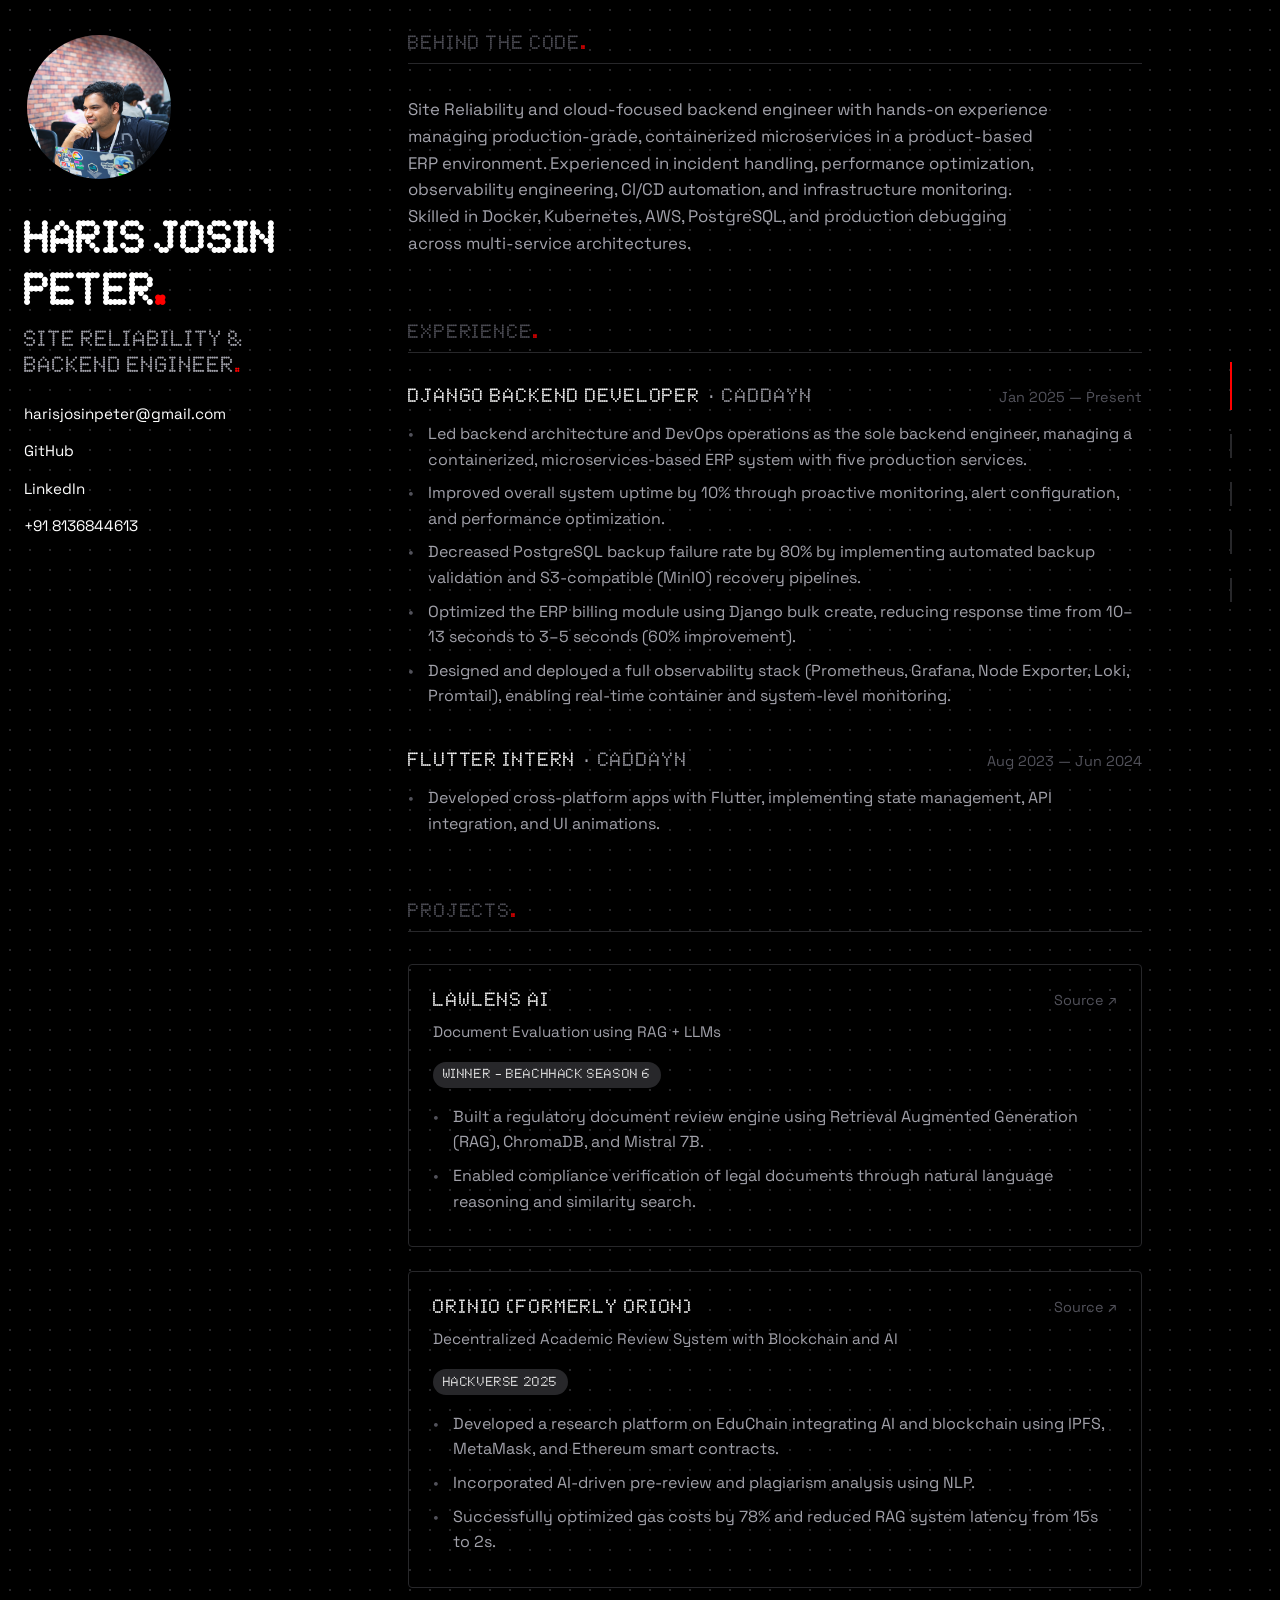
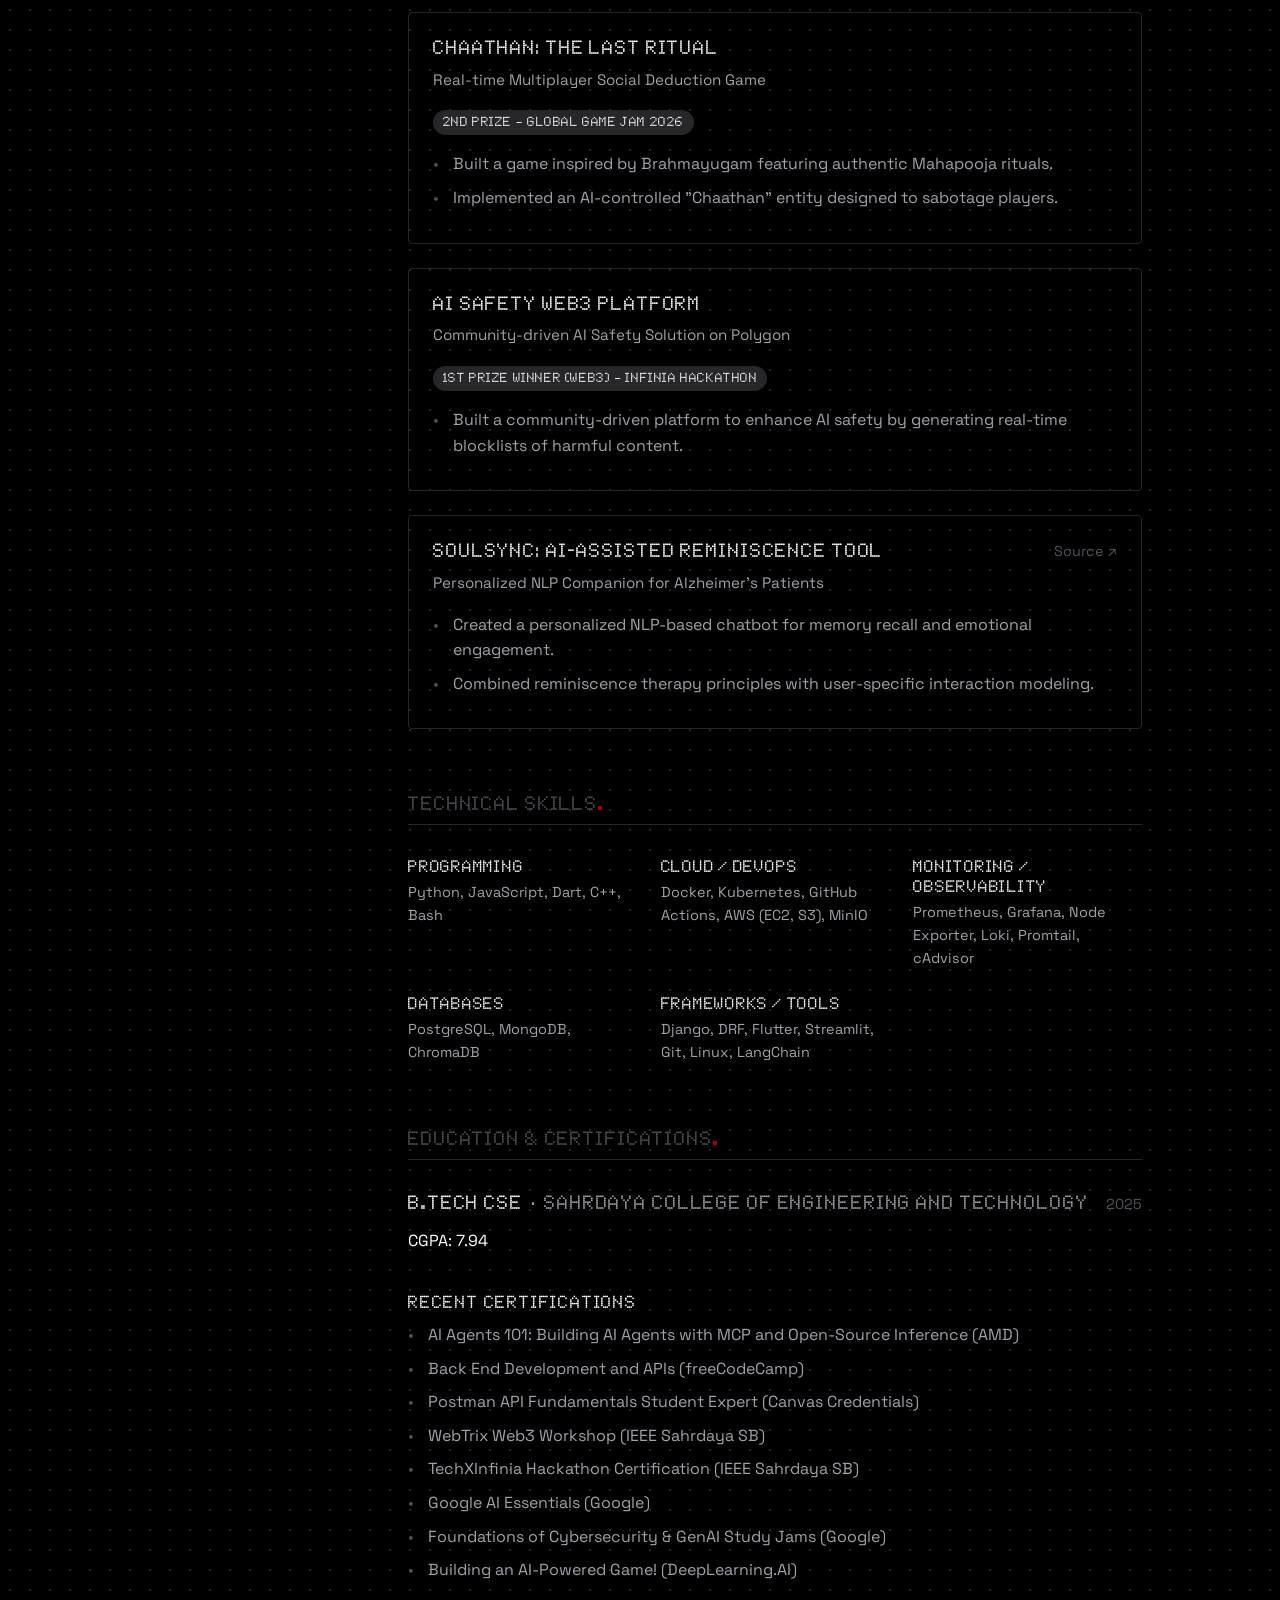
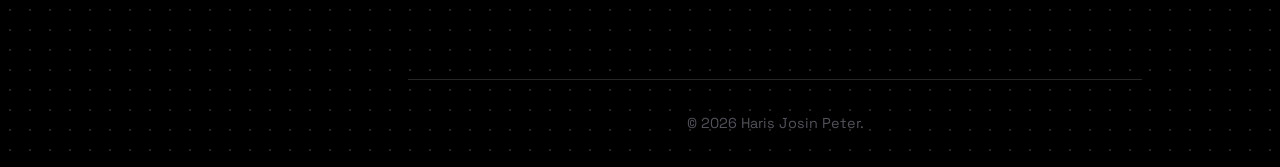
<file: index.html>
<!DOCTYPE html>
<html lang="en">

<head>
  <meta charset="UTF-8">
  <meta name="viewport" content="width=device-width, initial-scale=1.0">
  <title>Haris Josin Peter - Site Reliability & Backend Engineer</title>
  <meta name="description"
    content="Portfolio of Haris Josin Peter, Site Reliability and cloud-focused backend engineer, specializing in Django, Go, and DevOps.">
  <link rel="canonical" href="https://haris-peter.github.io/">
  <meta http-equiv="X-Content-Type-Options" content="nosniff">
  <link rel="icon" href="assets/logo.png" type="image/png">

  <!-- Open Graph -->
  <meta property="og:title" content="Haris Josin Peter - Site Reliability & Backend Engineer">
  <meta property="og:description" content="Portfolio of Haris Josin Peter, Site Reliability and cloud-focused backend engineer, specializing in Django, Go, and DevOps.">
  <meta property="og:image" content="https://haris-peter.github.io/assets/profile.png">
  <meta property="og:image:width" content="1200">
  <meta property="og:image:height" content="630">
  <meta property="og:url" content="https://haris-peter.github.io/">
  <meta name="twitter:card" content="summary_large_image">

  <!-- Google Fonts & Preconnects -->
  <link rel="preconnect" href="https://fonts.googleapis.com">
  <link rel="preconnect" href="https://fonts.gstatic.com" crossorigin>
  <link rel="preconnect" href="https://www.googletagmanager.com">
  <link href="https://fonts.googleapis.com/css2?family=Space+Grotesk:wght@300;400;500;600;700&display=swap"
    rel="stylesheet">
  <link rel="stylesheet" href="styles.css">

  <!-- Google tag (gtag.js) -->
  <script async src="https://www.googletagmanager.com/gtag/js?id=G-CK5GZ68Q6C"></script>
  <script>
    window.dataLayer = window.dataLayer || [];
    function gtag() { dataLayer.push(arguments); }
    gtag('js', new Date());

    gtag('config', 'G-CK5GZ68Q6C');
  </script>

  <!-- JSON-LD Structured Data -->
  <script type="application/ld+json">
  {
    "@context": "https://schema.org",
    "@type": "Person",
    "name": "Haris Josin Peter",
    "url": "https://haris-peter.github.io/",
    "jobTitle": "Site Reliability & Backend Engineer",
    "sameAs": [
      "https://github.com/haris-peter",
      "https://www.linkedin.com/in/haris-peter-021748234/"
    ]
  }
  </script>
</head>

<body>
  <!-- Accessibility Skip Link -->
  <a href="#main" class="skip-link sr-only">Skip to content</a>

  <div class="layout">
    <!-- Master Pane (Sidebar) -->
    <aside class="master">
      <header class="hero">
        <img src="assets/profile.png" alt="Haris Josin Peter" class="profile-img" width="140" height="140">
        <h1 class="name">Haris Josin Peter</h1>
        <h2 class="role">Site Reliability & Backend Engineer</h2>
        <div class="contact-links">
          <a href="mailto:harisjosinpeter@gmail.com" class="contact-link">harisjosinpeter@gmail.com</a>
          <a href="https://github.com/haris-peter" target="_blank" rel="noopener noreferrer"
            class="contact-link">GitHub</a>
          <a href="https://www.linkedin.com/in/haris-peter-021748234/" target="_blank" rel="noopener noreferrer"
            class="contact-link">LinkedIn</a>
          <span class="contact-link">+91 8136844613</span>
        </div>
      </header>
    </aside>

    <!-- Details Pane (Main Content) -->
    <main class="details">

      <!-- About / Objective Section -->
      <section id="about" class="section">
        <h3 class="section-title">Behind the Code</h3>
        <p class="objective">
          Site Reliability and cloud-focused backend engineer with hands-on experience managing production-grade,
          containerized microservices in a product-based ERP environment. Experienced in incident handling, performance
          optimization, observability engineering, CI/CD automation, and infrastructure monitoring. Skilled in Docker,
          Kubernetes, AWS, PostgreSQL, and production debugging across multi-service architectures.
        </p>
      </section>

      <!-- Experience Section -->
      <section id="experience" class="section">
        <h3 class="section-title">Experience</h3>

        <div class="item">
          <div class="item-header">
            <h4 class="item-title">Django Backend Developer <span class="accent">· Caddayn</span></h4>
            <span class="item-date">Jan 2025 — Present</span>
          </div>
          <ul class="item-list">
            <li>Led backend architecture and DevOps operations as the sole backend engineer, managing a containerized,
              microservices-based ERP system with five production services.</li>
            <li>Improved overall system uptime by 10% through proactive monitoring, alert configuration, and performance
              optimization.</li>
            <li>Decreased PostgreSQL backup failure rate by 80% by implementing automated backup validation and
              S3-compatible (MinIO) recovery pipelines.</li>
            <li>Optimized the ERP billing module using Django bulk create, reducing response time from 10–13 seconds to
              3–5 seconds (60% improvement).</li>
            <li>Designed and deployed a full observability stack (Prometheus, Grafana, Node Exporter, Loki, Promtail),
              enabling real-time container and system-level monitoring.</li>
          </ul>
        </div>

        <div class="item">
          <div class="item-header">
            <h4 class="item-title">Flutter Intern <span class="accent">· Caddayn</span></h4>
            <span class="item-date">Aug 2023 — Jun 2024</span>
          </div>
          <ul class="item-list">
            <li>Developed cross-platform apps with Flutter, implementing state management, API integration, and UI
              animations.</li>
          </ul>
        </div>
      </section>

      <!-- Projects Section -->
      <section id="projects" class="section">
        <h3 class="section-title">Projects</h3>

        <div class="project-card">
          <div class="project-header">
            <h4 class="project-title">LawLens AI</h4>
            <a href="https://github.com/Joeljaison391/LawLens-AI" target="_blank" rel="noopener noreferrer"
              class="project-link" aria-label="View LawLens AI source code">Source ↗</a>
          </div>
          <p class="project-desc">Document Evaluation using RAG + LLMs</p>
          <div class="project-badges">
            <span class="badge">Winner – BeachHack Season 6</span>
          </div>
          <ul class="item-list">
            <li>Built a regulatory document review engine using Retrieval Augmented Generation (RAG), ChromaDB, and
              Mistral 7B.</li>
            <li>Enabled compliance verification of legal documents through natural language reasoning and similarity
              search.</li>
          </ul>
        </div>

        <div class="project-card">
          <div class="project-header">
            <h4 class="project-title">Orinio (formerly Orion)</h4>
            <a href="http://github.com/parthavpovil/orion-web" target="_blank" rel="noopener noreferrer"
              class="project-link" aria-label="View Orinio source code">Source ↗</a>
          </div>
          <p class="project-desc">Decentralized Academic Review System with Blockchain and AI</p>
          <div class="project-badges">
            <span class="badge">HackVerse 2025</span>
          </div>
          <ul class="item-list">
            <li>Developed a research platform on EduChain integrating AI and blockchain using IPFS, MetaMask, and
              Ethereum smart contracts.</li>
            <li>Incorporated AI-driven pre-review and plagiarism analysis using NLP.</li>
            <li>Successfully optimized gas costs by 78% and reduced RAG system latency from 15s to 2s.</li>
          </ul>
        </div>

        <div class="project-card">
          <div class="project-header">
            <h4 class="project-title">Chaathan: The Last Ritual</h4>
          </div>
          <p class="project-desc">Real-time Multiplayer Social Deduction Game</p>
          <div class="project-badges">
            <span class="badge">2nd Prize – Global Game Jam 2026</span>
          </div>
          <ul class="item-list">
            <li>Built a game inspired by Brahmayugam featuring authentic Mahapooja rituals.</li>
            <li>Implemented an AI-controlled "Chaathan" entity designed to sabotage players.</li>
          </ul>
        </div>

        <div class="project-card">
          <div class="project-header">
            <h4 class="project-title">AI Safety Web3 Platform</h4>
          </div>
          <p class="project-desc">Community-driven AI Safety Solution on Polygon</p>
          <div class="project-badges">
            <span class="badge">1st Prize Winner (Web3) – Infinia Hackathon</span>
          </div>
          <ul class="item-list">
            <li>Built a community-driven platform to enhance AI safety by generating real-time blocklists of harmful
              content.</li>
          </ul>
        </div>

        <div class="project-card">
          <div class="project-header">
            <h4 class="project-title">SoulSync: AI-Assisted Reminiscence Tool</h4>
            <a href="https://github.com/JoelJaison394/SoulSync" target="_blank" rel="noopener noreferrer"
              class="project-link" aria-label="View SoulSync source code">Source ↗</a>
          </div>
          <p class="project-desc">Personalized NLP Companion for Alzheimer’s Patients</p>
          <ul class="item-list">
            <li>Created a personalized NLP-based chatbot for memory recall and emotional engagement.</li>
            <li>Combined reminiscence therapy principles with user-specific interaction modeling.</li>
          </ul>
        </div>
      </section>

      <!-- Technical Skills Section -->
      <section id="skills" class="section">
        <h3 class="section-title">Technical Skills</h3>
        <div class="skills-grid">
          <div class="skill-group">
            <h4 class="skill-category">Programming</h4>
            <p class="skill-items">Python, JavaScript, Dart, C++, Bash</p>
          </div>
          <div class="skill-group">
            <h4 class="skill-category">Cloud / DevOps</h4>
            <p class="skill-items">Docker, Kubernetes, GitHub Actions, AWS (EC2, S3), MinIO</p>
          </div>
          <div class="skill-group">
            <h4 class="skill-category">Monitoring / Observability</h4>
            <p class="skill-items">Prometheus, Grafana, Node Exporter, Loki, Promtail, cAdvisor</p>
          </div>
          <div class="skill-group">
            <h4 class="skill-category">Databases</h4>
            <p class="skill-items">PostgreSQL, MongoDB, ChromaDB</p>
          </div>
          <div class="skill-group">
            <h4 class="skill-category">Frameworks / Tools</h4>
            <p class="skill-items">Django, DRF, Flutter, Streamlit, Git, Linux, LangChain</p>
          </div>
        </div>
      </section>

      <!-- Education & Certifications Section -->
      <section id="education" class="section">
        <h3 class="section-title">Education & Certifications</h3>

        <div class="item">
          <div class="item-header">
            <h4 class="item-title">B.Tech CSE <span class="accent">· Sahrdaya College of Engineering and
                Technology</span>
            </h4>
            <span class="item-date">2025</span>
          </div>
          <p class="item-desc">CGPA: 7.94</p>
        </div>

        <div class="certifications">
          <h4 class="sub-title" style="margin-top: 1rem; margin-bottom: 0.5rem; font-weight: 500;">Recent Certifications
          </h4>
          <ul class="item-list">
            <li>AI Agents 101: Building AI Agents with MCP and Open-Source Inference (AMD)</li>
            <li>Back End Development and APIs (freeCodeCamp)</li>
            <li>Postman API Fundamentals Student Expert (Canvas Credentials)</li>
            <li>WebTrix Web3 Workshop (IEEE Sahrdaya SB)</li>
            <li>TechXInfinia Hackathon Certification (IEEE Sahrdaya SB)</li>
            <li>Google AI Essentials (Google)</li>
            <li>Foundations of Cybersecurity & GenAI Study Jams (Google)</li>
            <li>Building an AI-Powered Game! (DeepLearning.AI)</li>
          </ul>
        </div>
      </section>

      <!-- Footer -->
      <footer class="footer">
        <p>© 2026 Haris Josin Peter.</p>
      </footer>
    </main>

    <!-- Right Sidebar (Navigation Dots/Lines) -->
    <aside class="toc">
      <nav class="nav-menu right-nav">
        <a href="#about" class="nav-link" title="About"><span class="sr-only">About</span></a>
        <a href="#experience" class="nav-link" title="Experience"><span class="sr-only">Experience</span></a>
        <a href="#projects" class="nav-link" title="Projects"><span class="sr-only">Projects</span></a>
        <a href="#skills" class="nav-link" title="Skills"><span class="sr-only">Skills</span></a>
        <a href="#education" class="nav-link" title="Education"><span class="sr-only">Education</span></a>
      </nav>
    </aside>
  </div>

  <script>
    document.addEventListener('DOMContentLoaded', () => {
      const observer = new IntersectionObserver((entries) => {
        entries.forEach(entry => {
          if (entry.isIntersecting) {
            document.querySelectorAll('.right-nav .nav-link').forEach(link => {
              link.classList.remove('active');
              if (link.getAttribute('href').substring(1) === entry.target.id) {
                link.classList.add('active');
              }
            });
          }
        });
      }, {
        rootMargin: '-20% 0px -70% 0px' // Trigger slightly above center
      });

      document.querySelectorAll('section[id]').forEach(section => {
        observer.observe(section);
      });
    });
  </script>
</body>

</html>
</file>
<file: styles.css>
/* --- CSS Reset & Variables --- */
@font-face {
    font-family: 'NothingFont';
    src: url('nothing-font-5x7.otf') format('opentype');
    font-weight: normal;
    font-style: normal;
}

:root {
    /* Nothing Brand Dark Palette */
    --bg-color: #000000;
    --text-primary: #ffffff;
    --text-muted: #a1a1aa;
    --text-lighter: #52525b;
    --accent: #ff0000;
    --accent-hover: #ff4d4d;
    --border-color: #27272a;
    --card-bg: #0a0a0a;

    /* Typography */
    --font-heading: 'NothingFont', monospace;
    --font-body: 'Space Grotesk', -apple-system, sans-serif;
    --base-size: 16px;
    --line-height: 1.6;
}

* {
    margin: 0;
    padding: 0;
    box-sizing: border-box;
}

body {
    background-color: var(--bg-color);
    color: var(--text-primary);
    font-family: var(--font-body);
    font-size: var(--base-size);
    line-height: var(--line-height);
    /* Dotted background pattern */
    background-image: radial-gradient(#27272a 1px, transparent 1px);
    background-size: 20px 20px;
    -webkit-font-smoothing: antialiased;
    -moz-osx-font-smoothing: grayscale;
}

/* --- Typography --- */
h1,
h2,
h3,
h4,
h5 {
    font-family: var(--font-heading);
    font-weight: 400;
    color: var(--text-primary);
    line-height: 1.3;
    letter-spacing: 0.05em;
    text-transform: uppercase;
}

h1::after,
h2::after,
.section-title::after {
    content: '.';
    color: var(--accent);
}

a {
    color: inherit;
    text-decoration: none;
    transition: color 0.2s ease, transform 0.2s ease;
}

a:hover {
    color: var(--accent);
}

.accent {
    color: var(--text-muted);
    font-weight: 400;
}

/* --- Layout --- */
.layout {
    display: flex;
    max-width: 1300px;
    margin: 0 auto;
    padding: 2rem 1.5rem;
    gap: 4rem;
}

.master {
    flex: 0 0 320px;
    position: sticky;
    top: 2rem;
    height: calc(100vh - 4rem);
    display: flex;
    flex-direction: column;
}

.details {
    flex: 1;
    max-width: 900px;
}

.toc {
    flex: 0 0 50px;
    position: sticky;
    top: 0;
    height: 100vh;
    display: flex;
    flex-direction: column;
    justify-content: center;
    align-items: center;
}

.section {
    margin-bottom: 4rem;
    animation: fadeIn 0.6s ease-out forwards;
    opacity: 0;
}

/* Staggered animation delays for sections */
.section:nth-child(1) {
    animation-delay: 0.1s;
}

.section:nth-child(2) {
    animation-delay: 0.2s;
}

.section:nth-child(3) {
    animation-delay: 0.3s;
}

.section:nth-child(4) {
    animation-delay: 0.4s;
}

.section:nth-child(5) {
    animation-delay: 0.5s;
}

.hero {
    display: flex;
    flex-direction: column;
    align-items: flex-start;
    position: relative;
    z-index: 2;
}

.profile-img {
    width: 150px;
    height: 150px;
    border-radius: 50%;
    object-fit: cover;
    margin-bottom: 2rem;
    border: 3px solid var(--bg-color); /* Separates it from banner */
    box-shadow: 0 4px 20px rgba(0,0,0,0.5);
}

.name {
    font-size: 2.5rem;
    letter-spacing: -0.02em;
    margin-bottom: 0.5rem;
    font-weight: 700;
}

.role {
    font-size: 1.25rem;
    color: var(--text-muted);
    font-weight: 400;
    margin-bottom: 1.5rem;
}

.objective {
    color: var(--text-muted);
    font-size: 1.05rem;
    max-width: 650px;
    margin-bottom: 2rem;
}

.nav-menu {
    display: flex;
    flex-direction: column;
    gap: 1rem;
    margin-bottom: 2rem;
}

.right-nav {
    display: flex;
    flex-direction: column;
    gap: 1.5rem;
    margin: 0;
}

.right-nav .nav-link {
    width: 2px;
    height: 24px;
    background-color: var(--border-color);
    transition: height 0.3s ease, background-color 0.3s ease;
    display: block;
    color: transparent;
    overflow: hidden;
}

.right-nav .nav-link.active {
    height: 48px;
    background-color: var(--accent);
}

@media (hover: hover) {
    .right-nav .nav-link:hover {
        height: 48px;
        background-color: var(--accent);
    }
}

.right-nav .nav-link::before {
    display: none;
}

.sr-only {
    position: absolute;
    width: 1px;
    height: 1px;
    padding: 0;
    margin: -1px;
    overflow: hidden;
    clip: rect(0, 0, 0, 0);
    border: 0;
}

.skip-link:focus {
    position: absolute;
    top: 1rem;
    left: 1rem;
    width: auto;
    height: auto;
    padding: 0.5rem 1rem;
    margin: 0;
    overflow: visible;
    clip: auto;
    background-color: var(--accent);
    color: var(--text-primary);
    z-index: 1000;
    border-radius: 4px;
    font-weight: bold;
}

.contact-links {
    display: flex;
    flex-direction: column;
    align-items: flex-start;
    gap: 0.75rem;
    font-size: 0.95rem;
    color: var(--text-muted);
}

.contact-link {
    color: var(--text-primary);
    border-bottom: 1px solid transparent;
}

.contact-link:hover {
    color: var(--accent);
    border-bottom: 1px solid var(--accent);
}

/* --- Common Section Styles --- */
.section-title {
    font-size: 1.1rem;
    text-transform: uppercase;
    letter-spacing: 0.05em;
    color: var(--text-lighter);
    margin-bottom: 2rem;
    border-bottom: 1px solid var(--border-color);
    padding-bottom: 0.5rem;
}

.item {
    margin-bottom: 2.5rem;
}

.item:last-child {
    margin-bottom: 0;
}

.item-header {
    display: flex;
    justify-content: space-between;
    align-items: baseline;
    margin-bottom: 0.75rem;
}

.item-title {
    font-size: 1.1rem;
}

.item-date {
    font-size: 0.9rem;
    color: var(--text-lighter);
    white-space: nowrap;
    margin-left: 1rem;
}

.item-list {
    list-style: none;
    color: var(--text-muted);
}

.item-list li {
    position: relative;
    padding-left: 1.25rem;
    margin-bottom: 0.5rem;
}

.item-list li::before {
    content: "•";
    position: absolute;
    left: 0;
    color: var(--text-lighter);
}

/* --- Projects Section --- */
.project-card {
    background: transparent;
    border: 1px solid var(--border-color);
    border-radius: 4px;
    padding: 1.5rem;
    margin-bottom: 1.5rem;
    transition: transform 0.2s ease, border-color 0.2s ease, box-shadow 0.2s ease;
}

.project-card:hover {
    transform: translateY(-2px);
    box-shadow: 0 4px 20px rgba(255, 0, 0, 0.1);
    border-color: var(--accent);
}

.project-header {
    display: flex;
    justify-content: space-between;
    align-items: center;
    margin-bottom: 0.5rem;
}

.project-title {
    font-size: 1.1rem;
}

.project-desc {
    font-size: 0.95rem;
    color: var(--text-muted);
    margin-bottom: 1rem;
}

.project-badges {
    margin-bottom: 1rem;
}

.badge {
    display: inline-block;
    background: var(--border-color);
    color: var(--text-primary);
    font-size: 0.75rem;
    padding: 0.2rem 0.6rem;
    border-radius: 9999px;
    font-weight: 500;
    font-family: var(--font-heading);
    text-transform: uppercase;
    letter-spacing: 0.05em;
}

.project-link {
    font-size: 0.9rem;
    color: var(--text-lighter);
}

.project-link:hover {
    color: var(--accent);
}

/* --- Skills Section --- */
.skills-grid {
    display: grid;
    grid-template-columns: repeat(auto-fit, minmax(200px, 1fr));
    gap: 1.5rem;
}

.skill-category {
    font-size: 0.95rem;
    color: var(--text-primary);
    margin-bottom: 0.25rem;
}

.skill-items {
    font-size: 0.9rem;
    color: var(--text-muted);
}

/* --- Footer --- */
.footer {
    margin-top: 6rem;
    padding-top: 2rem;
    border-top: 1px solid var(--border-color);
    text-align: center;
    color: var(--text-lighter);
    font-size: 0.9rem;
}

/* --- Animations --- */
@keyframes fadeIn {
    from {
        opacity: 0;
        transform: translateY(15px);
    }

    to {
        opacity: 1;
        transform: translateY(0);
    }
}

/* --- Media Queries --- */
@media (max-width: 860px) {
    .layout {
        flex-direction: column;
        gap: 2rem;
        padding-right: 3rem;
        /* Make room for the scrollspy */
    }

    .master {
        position: relative;
        top: 0;
        height: auto;
    }

    .profile-img {
        width: 140px;
        height: 140px;
        margin-bottom: 1.5rem;
    }

    .toc {
        display: flex;
        position: fixed;
        top: 50%;
        right: 1rem;
        bottom: auto;
        left: auto;
        transform: translateY(-50%);
        height: auto;
        width: auto;
        background-color: transparent;
        backdrop-filter: none;
        padding: 0;
        z-index: 100;
        border: none;
    }

    .right-nav {
        flex-direction: column;
        gap: 1rem;
        width: auto;
    }

    .right-nav .nav-link {
        width: 2px;
        height: 16px;
        transition: height 0.3s ease, background-color 0.3s ease;
    }

    .right-nav .nav-link.active {
        width: 2px;
        height: 32px;
    }

    @media (hover: hover) {
        .right-nav .nav-link:hover {
            width: 2px;
            height: 32px;
        }
    }

    .item-header {
        flex-direction: column;
    }

    .item-date {
        margin-left: 0;
        margin-top: 0.25rem;
    }

    .name {
        font-size: 2.2rem;
        text-align: center;
    }

    .role {
        font-size: 1.1rem;
        text-align: center;
    }

    .contact-links {
        align-items: center;
        text-align: center;
    }

    .hero {
        margin-bottom: 2.5rem;
        align-items: center;
    }
}
</file>
